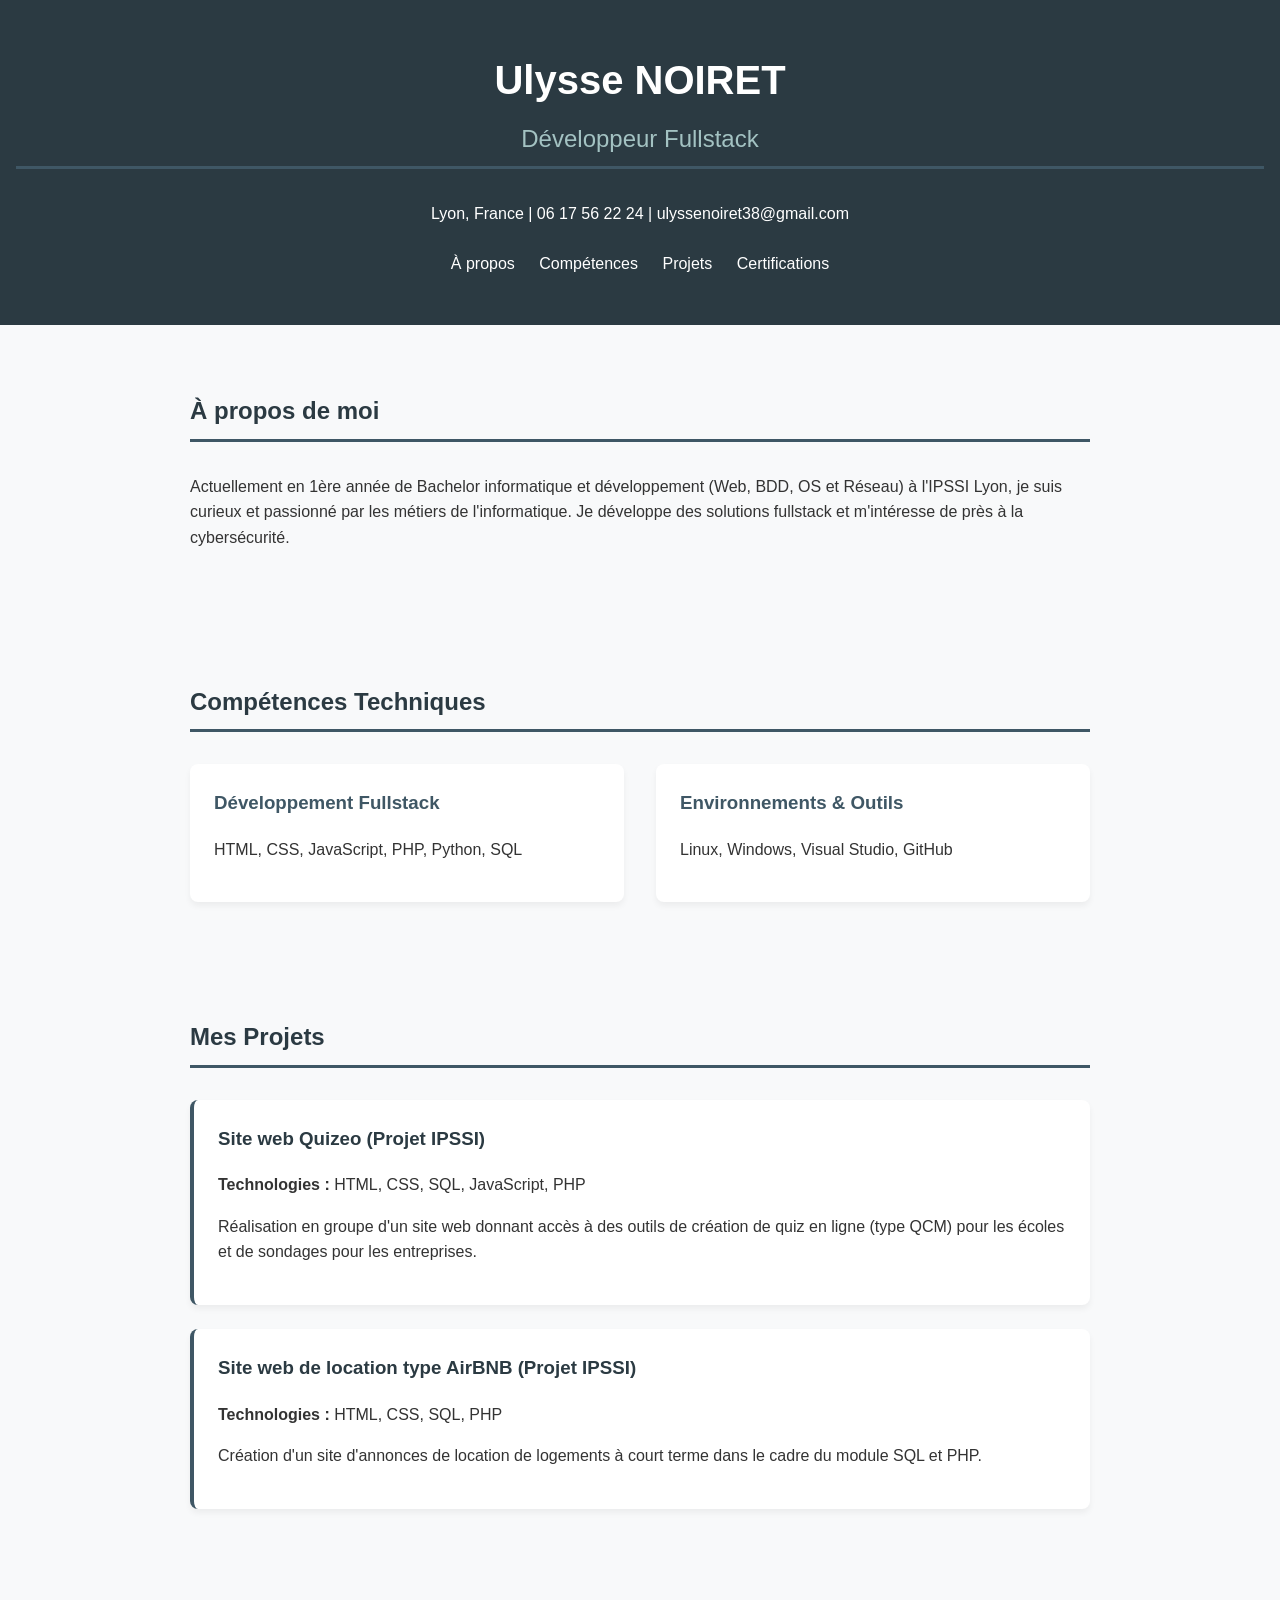
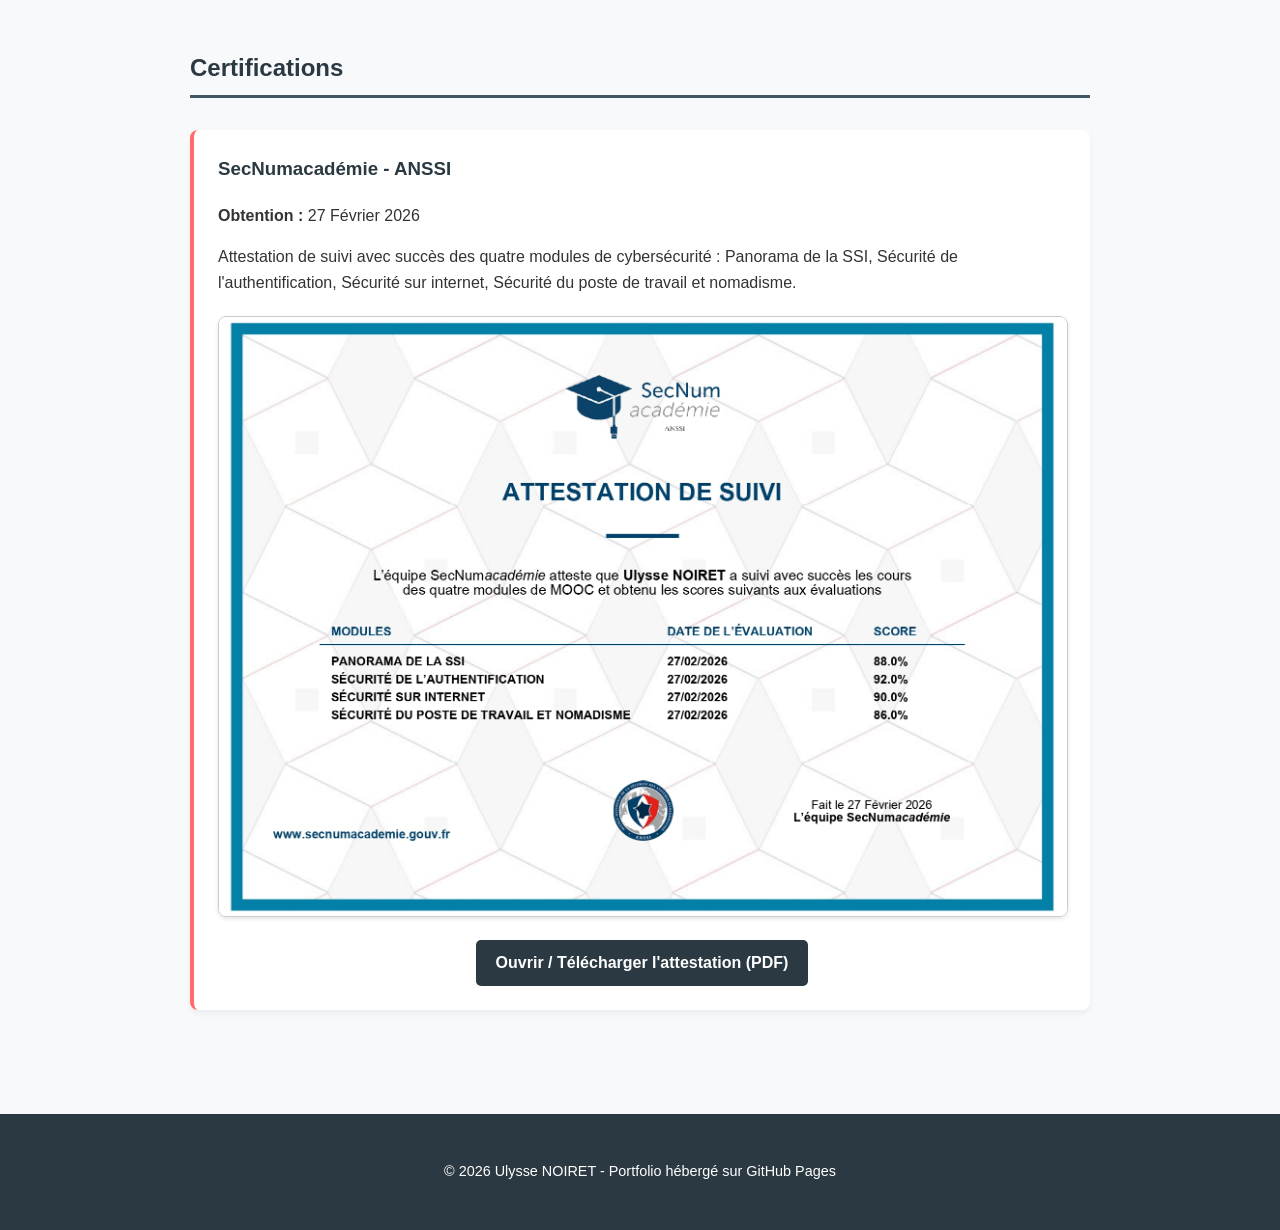
<file: index.html>
<!DOCTYPE html>
<html lang="fr">
    <head>
        <meta charset="UTF-8">
        <meta name="viewport" content="width=device-width, initial-scale=1.0">
        <title>Portfolio | Ulysse NOIRET</title> 
        <link rel="stylesheet" href="style.css">
    </head>
    <body>
        <header>
            <h1>Ulysse NOIRET</h1>
            <h2>Développeur Fullstack</h2>
            <p>Lyon, France | 06 17 56 22 24 | ulyssenoiret38@gmail.com</p>
            <nav>
                <a href="#apropos">À propos</a>
                <a href="#competences">Compétences</a>
                <a href="#projets">Projets</a>
                <a href="#certifications">Certifications</a>
            </nav>
        </header>

        <section id="apropos">
            <h2>À propos de moi</h2>
            <p>Actuellement en 1ère année de Bachelor informatique et développement (Web, BDD, OS et Réseau) à l'IPSSI Lyon, je suis curieux et passionné par les métiers de l'informatique. <!--[cite: 1] --> Je développe des solutions fullstack et m'intéresse de près à la cybersécurité. <!--[cite: 1] --></p>
        </section>

        <section id="competences">
            <h2>Compétences Techniques</h2>
            <div class="competences-grid">
                <div class="comp-categorie">
                    <h3>Développement Fullstack</h3>
                    <p>HTML, CSS, JavaScript, PHP, Python, SQL</p>
                </div>
                <div class="comp-categorie">
                    <h3>Environnements & Outils</h3>
                    <p>Linux, Windows, Visual Studio, GitHub</p>
                </div>
            </div>
        </section>

        <section id="projets">
            <h2>Mes Projets</h2>
            <div class="projet-carte">
                <h3>Site web Quizeo (Projet IPSSI)</h3> 
                <p><strong>Technologies :</strong> HTML, CSS, SQL, JavaScript, PHP</p>
                <p>Réalisation en groupe d'un site web donnant accès à des outils de création de quiz en ligne (type QCM) pour les écoles et de sondages pour les entreprises.</p>
            </div>
            <div class="projet-carte">
                <h3>Site web de location type AirBNB (Projet IPSSI)</h3> 
                <p><strong>Technologies :</strong> HTML, CSS, SQL, PHP</p>
                <p>Création d'un site d'annonces de location de logements à court terme dans le cadre du module SQL et PHP.</p>
            </div>
        </section>

        <section id="certifications">
            <h2>Certifications</h2>
            <div class="projet-carte certification">
                <h3>SecNumacadémie - ANSSI</h3>
                <p><strong>Obtention :</strong> 27 Février 2026</p>
                <p>Attestation de suivi avec succès des quatre modules de cybersécurité : Panorama de la SSI, Sécurité de l'authentification, Sécurité sur internet, Sécurité du poste de travail et nomadisme.</p>
            
                
                <div style="margin-top: 20px; text-align: center;">
                    <img src="certification-anssi.jpg" alt="Attestation ANSSI" style="max-width: 100%; height: auto; border: 1px solid #ccc; border-radius: 8px; box-shadow: 0 2px 4px rgba(0,0,0,0.1);">
                
                    <br>
                    <a href="certification-anssi.jpg" target="_blank" style="display: inline-block; margin-top: 15px; padding: 10px 20px; background-color: #2b3a42; color: white; text-decoration: none; border-radius: 5px; font-weight: bold;">
                    Ouvrir / Télécharger l'attestation (PDF)
                    </a>
                </div>
            </div>
        </section>

        <footer>
            <p>&copy; 2026 Ulysse NOIRET - Portfolio hébergé sur GitHub Pages</p>
        </footer>
    </body>
</html>
</file>
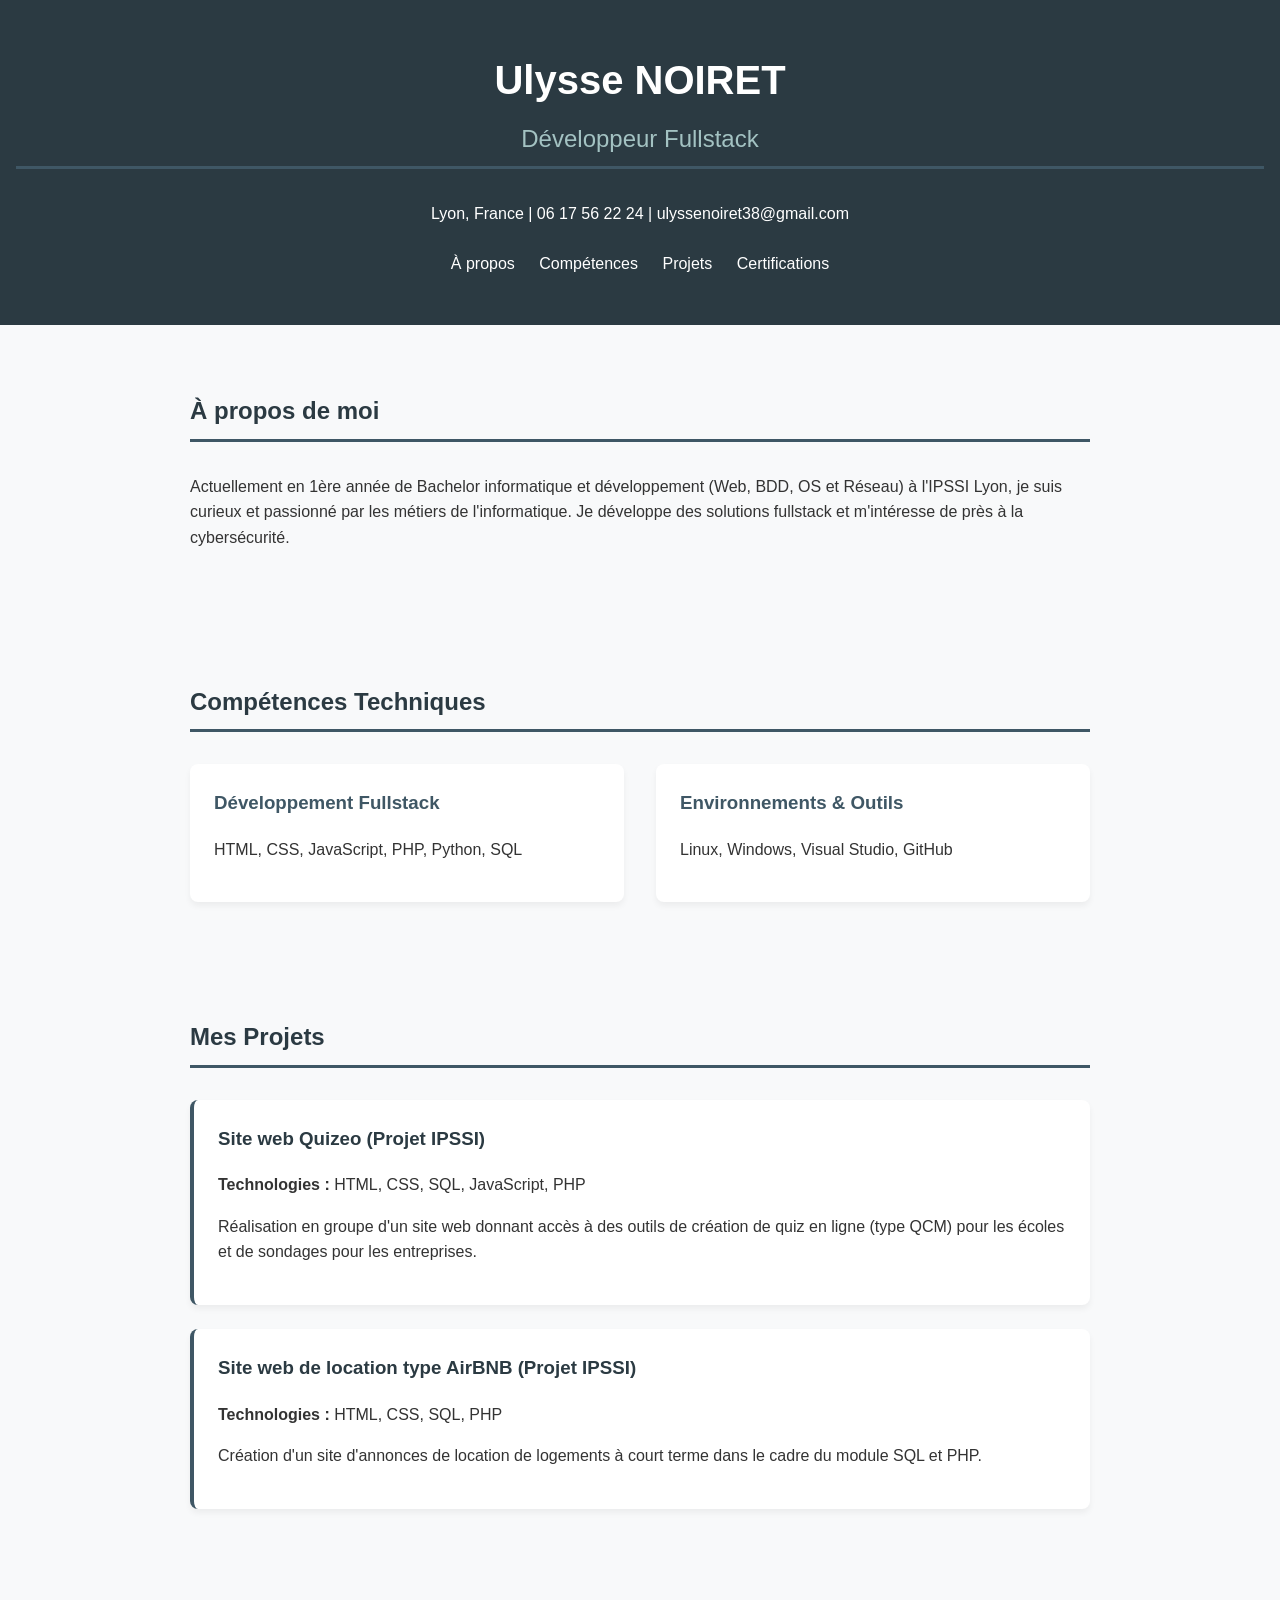
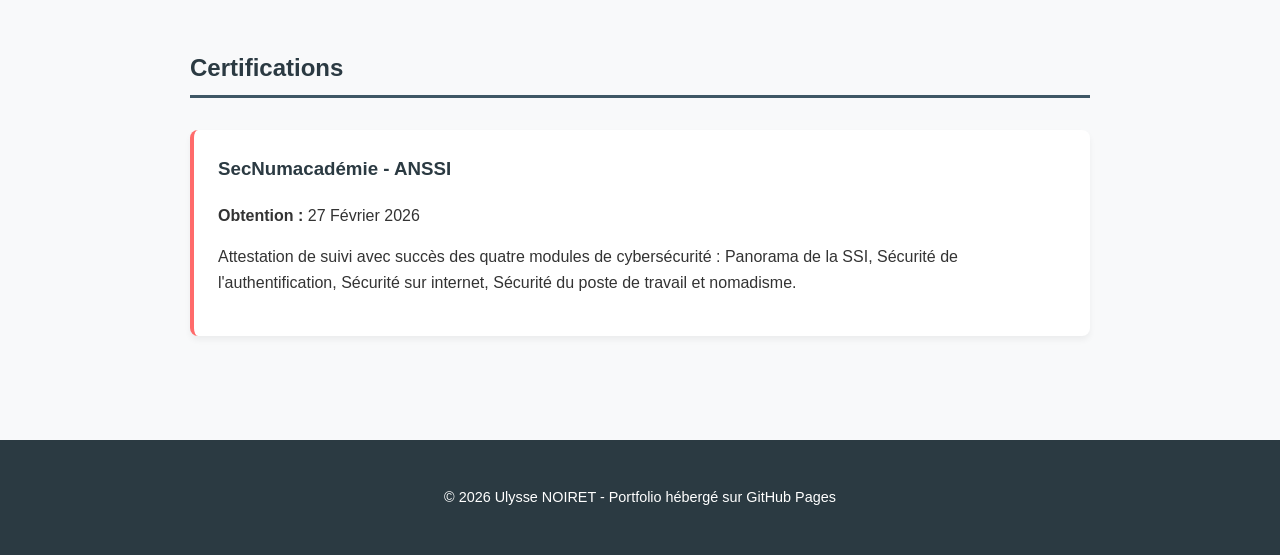
<file: Porte-Folio.html>
<!DOCTYPE html>
<html lang="fr">
    <head>
        <meta charset="UTF-8">
        <meta name="viewport" content="width=device-width, initial-scale=1.0">
        <title>Portfolio | Ulysse NOIRET</title> <!--[cite: 1] -->
        <link rel="stylesheet" href="Style-Porte-Folio.css">
    </head>
    <body>
        <header>
            <h1>Ulysse NOIRET</h1> <!--[cite: 1] -->
            <h2>Développeur Fullstack</h2> <!--[cite: 1] -->
            <p>Lyon, France | 06 17 56 22 24 | ulyssenoiret38@gmail.com</p> <!--[cite: 1] -->
            <nav>
                <a href="#apropos">À propos</a>
                <a href="#competences">Compétences</a>
                <a href="#projets">Projets</a>
                <a href="#certifications">Certifications</a>
            </nav>
        </header>

        <section id="apropos">
            <h2>À propos de moi</h2>
            <p>Actuellement en 1ère année de Bachelor informatique et développement (Web, BDD, OS et Réseau) à l'IPSSI Lyon, je suis curieux et passionné par les métiers de l'informatique. <!--[cite: 1] --> Je développe des solutions fullstack et m'intéresse de près à la cybersécurité. <!--[cite: 1] --></p>
        </section>

        <section id="competences">
            <h2>Compétences Techniques</h2>
            <div class="competences-grid">
                <div class="comp-categorie">
                    <h3>Développement Fullstack</h3>
                    <p>HTML, CSS, JavaScript, PHP, Python, SQL <!--[cite: 1] --></p>
                </div>
                <div class="comp-categorie">
                    <h3>Environnements & Outils</h3>
                    <p>Linux, Windows, Visual Studio, GitHub <!--[cite: 1] --></p>
                </div>
            </div>
        </section>

        <section id="projets">
            <h2>Mes Projets</h2>
            <div class="projet-carte">
                <h3>Site web Quizeo (Projet IPSSI)</h3> <!--[cite: 1] -->
                <p><strong>Technologies :</strong> HTML, CSS, SQL, JavaScript, PHP <!--[cite: 1] --></p>
                <p>Réalisation en groupe d'un site web donnant accès à des outils de création de quiz en ligne (type QCM) pour les écoles et de sondages pour les entreprises. <!--[cite: 1] --></p>
            </div>
            <div class="projet-carte">
                <h3>Site web de location type AirBNB (Projet IPSSI)</h3> <!--[cite: 1] -->
                <p><strong>Technologies :</strong> HTML, CSS, SQL, PHP <!--[cite: 1] --></p>
                <p>Création d'un site d'annonces de location de logements à court terme dans le cadre du module SQL et PHP. <!--[cite: 1] --></p>
            </div>
        </section>

        <section id="certifications">
            <h2>Certifications</h2>
            <div class="projet-carte certification">
                <h3>SecNumacadémie - ANSSI</h3> <!--[cite: 2] -->
                <p><strong>Obtention :</strong> 27 Février 2026 <!--[cite: 2] --></p>
                <p>Attestation de suivi avec succès des quatre modules de cybersécurité : Panorama de la SSI, Sécurité de l'authentification, Sécurité sur internet, Sécurité du poste de travail et nomadisme. <!--[cite: 2] --></p>
            </div>
        </section>

        <footer>
            <p>&copy; 2026 Ulysse NOIRET - Portfolio hébergé sur GitHub Pages</p>
        </footer>
    </body>
</html>
</file>
<file: style.css>
:root {
    --primary-color: #2b3a42;
    --secondary-color: #3f5765;
    --accent-color: #ff6b6b;
    --bg-color: #f8f9fa;
    --text-color: #333;
}

body {
    font-family: 'Segoe UI', Roboto, Helvetica, Arial, sans-serif;
    line-height: 1.6;
    margin: 0;
    padding: 0;
    color: var(--text-color);
    background-color: var(--bg-color);
}

header {
    background-color: var(--primary-color);
    color: white;
    padding: 3rem 1rem;
    text-align: center;
}

header h1 {
    margin: 0;
    font-size: 2.5rem;
}

header h2 {
    color: #a3c2c2;
    font-weight: 300;
    margin-top: 0.5rem;
}

nav {
    margin-top: 1.5rem;
}

nav a {
    color: white;
    text-decoration: none;
    margin: 0 10px;
    font-weight: 500;
    border-bottom: 2px solid transparent;
    transition: border-bottom 0.3s;
}

nav a:hover {
    border-bottom: 2px solid var(--accent-color);
}

section {
    padding: 3rem 1.5rem;
    max-width: 900px;
    margin: 0 auto;
}

h2 {
    color: var(--primary-color);
    border-bottom: 3px solid var(--secondary-color);
    padding-bottom: 0.5rem;
    margin-bottom: 2rem;
}

.competences-grid {
    display: flex;
    gap: 2rem;
}

.comp-categorie {
    background: white;
    padding: 1.5rem;
    border-radius: 8px;
    flex: 1;
    box-shadow: 0 4px 6px rgba(0,0,0,0.05);
}

.comp-categorie h3 {
    margin-top: 0;
    color: var(--secondary-color);
}

.projet-carte {
    background: white;
    padding: 1.5rem;
    margin-bottom: 1.5rem;
    border-radius: 8px;
    box-shadow: 0 4px 6px rgba(0,0,0,0.05);
    border-left: 4px solid var(--secondary-color);
}

.projet-carte h3 {
    margin-top: 0;
    color: var(--primary-color);
}

.certification {
    border-left: 4px solid var(--accent-color);
}

footer {
    text-align: center;
    padding: 2rem;
    background-color: var(--primary-color);
    color: white;
    font-size: 0.9rem;
    margin-top: 2rem;
}

@media (max-width: 600px) {
    .competences-grid {
        flex-direction: column;
    }
}
</file>
<file: Style-Porte-Folio.css>
:root {
    --primary-color: #2b3a42;
    --secondary-color: #3f5765;
    --accent-color: #ff6b6b;
    --bg-color: #f8f9fa;
    --text-color: #333;
}

body {
    font-family: 'Segoe UI', Roboto, Helvetica, Arial, sans-serif;
    line-height: 1.6;
    margin: 0;
    padding: 0;
    color: var(--text-color);
    background-color: var(--bg-color);
}

header {
    background-color: var(--primary-color);
    color: white;
    padding: 3rem 1rem;
    text-align: center;
}

header h1 {
    margin: 0;
    font-size: 2.5rem;
}

header h2 {
    color: #a3c2c2;
    font-weight: 300;
    margin-top: 0.5rem;
}

nav {
    margin-top: 1.5rem;
}

nav a {
    color: white;
    text-decoration: none;
    margin: 0 10px;
    font-weight: 500;
    border-bottom: 2px solid transparent;
    transition: border-bottom 0.3s;
}

nav a:hover {
    border-bottom: 2px solid var(--accent-color);
}

section {
    padding: 3rem 1.5rem;
    max-width: 900px;
    margin: 0 auto;
}

h2 {
    color: var(--primary-color);
    border-bottom: 3px solid var(--secondary-color);
    padding-bottom: 0.5rem;
    margin-bottom: 2rem;
}

.competences-grid {
    display: flex;
    gap: 2rem;
}

.comp-categorie {
    background: white;
    padding: 1.5rem;
    border-radius: 8px;
    flex: 1;
    box-shadow: 0 4px 6px rgba(0,0,0,0.05);
}

.comp-categorie h3 {
    margin-top: 0;
    color: var(--secondary-color);
}

.projet-carte {
    background: white;
    padding: 1.5rem;
    margin-bottom: 1.5rem;
    border-radius: 8px;
    box-shadow: 0 4px 6px rgba(0,0,0,0.05);
    border-left: 4px solid var(--secondary-color);
}

.projet-carte h3 {
    margin-top: 0;
    color: var(--primary-color);
}

.certification {
    border-left: 4px solid var(--accent-color);
}

footer {
    text-align: center;
    padding: 2rem;
    background-color: var(--primary-color);
    color: white;
    font-size: 0.9rem;
    margin-top: 2rem;
}

@media (max-width: 600px) {
    .competences-grid {
        flex-direction: column;
    }
}
</file>
